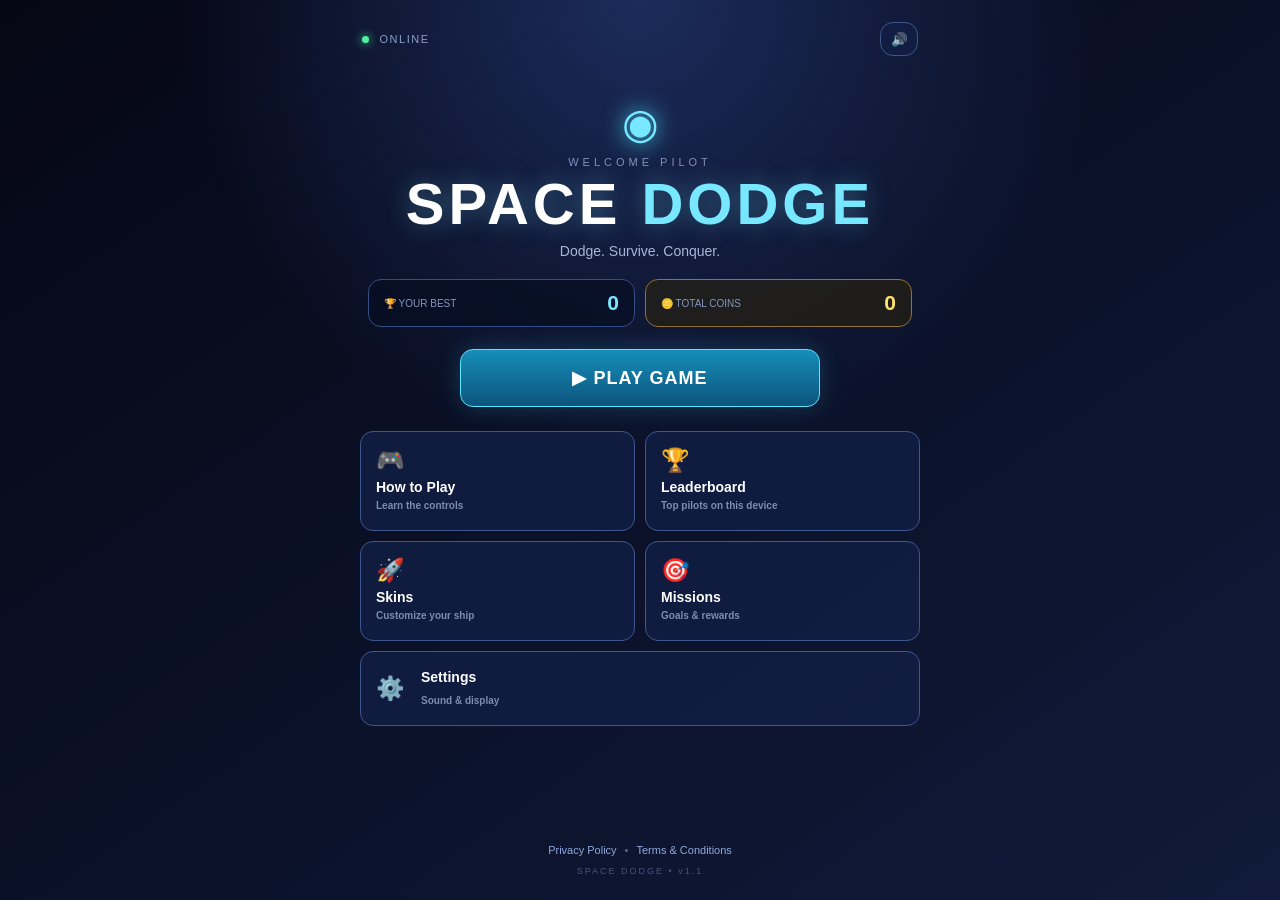
<file: index.html>
<!DOCTYPE html>
<html lang="en">
<head>
  <meta charset="UTF-8">
  <meta name="viewport" content="width=device-width, initial-scale=1.0, maximum-scale=1.0, user-scalable=no">
  <meta name="description" content="Space Dodge — a fast, free browser survival game.">
  <meta name="theme-color" content="#070b1d">
  <title>Space Dodge</title>
  <link rel="stylesheet" href="style.css">
  <link rel="stylesheet" href="coins.css">
  <link rel="stylesheet" href="skins.css">
  <link rel="stylesheet" href="skins-collection.css">
</head>
<body>
  <main class="app-shell">
    <section id="homeScreen" class="screen home-screen">
      <div class="topbar"><span class="status"><i></i> ONLINE</span><button id="homeSoundBtn" class="icon-btn" type="button" aria-label="Toggle sound">🔊</button></div>
      <div class="hero">
        <div class="planet">◉</div><p class="eyebrow">WELCOME PILOT</p>
        <h1>SPACE <span>DODGE</span></h1><p class="tagline">Dodge. Survive. Conquer.</p>
        <div class="stat-cards"><div class="best-card"><span>🏆 YOUR BEST</span><b id="homeBestScore">0</b></div><div class="best-card coin-card"><span>🪙 TOTAL COINS</span><b id="homeCoins">0</b></div></div>
        <button id="playBtn" class="play-btn" type="button">▶ PLAY GAME</button>
      </div>
      <div class="menu-grid">
        <button class="menu-card" data-screen="howScreen" type="button"><strong>🎮</strong><span>How to Play</span><small>Learn the controls</small></button>
        <button class="menu-card" data-screen="leaderboardScreen" type="button"><strong>🏆</strong><span>Leaderboard</span><small>Top pilots on this device</small></button>
        <button class="menu-card" data-screen="skinsScreen" type="button"><strong>🚀</strong><span>Skins</span><small>Customize your ship</small></button>
        <button class="menu-card mission-menu-card" data-screen="missionsScreen" type="button"><strong>🎯</strong><span>Missions <i id="missionBadge" class="mission-badge hidden">!</i></span><small>Goals & rewards</small></button>
        <button class="menu-card settings-card" data-screen="settingsScreen" type="button"><strong>⚙️</strong><span>Settings</span><small>Sound & display</small></button>
      </div>
      <div class="legal-links"><a href="privacy.html">Privacy Policy</a><span>•</span><a href="terms.html">Terms &amp; Conditions</a></div>
      <p class="version">SPACE DODGE • v1.1</p>
    </section>

    <section id="howScreen" class="screen info-screen hidden">
      <button class="back-btn" data-screen="homeScreen" type="button">← HOME</button>
      <div class="info-panel"><div class="big-icon">🎮</div><h2>HOW TO PLAY</h2><p class="muted">Stay alive, dodge asteroids, and beat your best score.</p>
        <div class="tip"><b>🕹️ MOVE</b><span>Arrow keys, A / D, or on-screen controls</span></div>
        <div class="tip"><b>🛡️ DODGE</b><span>Shift or DODGE gives a short escape burst</span></div>
        <div class="tip"><b>⭐ POWER-UPS</b><span>Shield blocks a hit; boost increases speed</span></div>
        <div class="tip"><b>❤️ LIVES</b><span>You have three lives per run</span></div>
      </div>
    </section>

    <section id="leaderboardScreen" class="screen info-screen hidden">
      <button class="back-btn" data-screen="homeScreen" type="button">← HOME</button>
      <div class="info-panel leaderboard-panel">
        <div class="big-icon">🏆</div><h2>LEADERBOARD</h2><p class="muted">Top 10 scores saved on this device.</p>
        <label class="name-field" for="playerNameInput"><span>PILOT NAME</span><input id="playerNameInput" maxlength="14" autocomplete="nickname" placeholder="Pilot"><button id="saveNameBtn" type="button">SAVE</button></label>
        <p id="leaderboardNote" class="small-note">Your next qualifying run will appear here.</p>
        <ol id="leaderboardList" class="leaderboard-list" aria-label="Local top ten scores"></ol>
        <p class="small-note">Global rankings need an online database. We can add Firebase or Supabase later.</p>
      </div>
    </section>

    <section id="skinsScreen" class="screen info-screen hidden"><button class="back-btn" data-screen="homeScreen" type="button">← HOME</button><div class="info-panel skins-panel"><div class="big-icon">🚀</div><h2>SHIP SKINS</h2><p class="muted">Unlock a ship, then tap it again to equip it.</p><div class="coin-bank">🪙 <b id="skinsCoinBalance">0</b> COINS</div><p id="skinsMessage" class="small-note" aria-live="polite">Choose your flight style.</p><div class="skins-grid"><button class="skin-card" data-skin="sky" type="button"><span class="ship-preview sky-ship">▲</span><b>SKY RUNNER</b><small data-skin-status>FREE</small></button><button class="skin-card" data-skin="rose" type="button"><span class="ship-preview rose-ship">▲</span><b>NEBULA ROSE</b><small data-skin-status>75 COINS</small></button><button class="skin-card" data-skin="gold" type="button"><span class="ship-preview gold-ship">▲</span><b>SOLAR STRIKE</b><small data-skin-status>200 COINS</small></button><button class="skin-card" data-skin="phantom" type="button"><span class="ship-preview phantom-ship">▲</span><b>VOID PHANTOM</b><small data-skin-status>325 COINS</small></button><button class="skin-card" data-skin="toxic" type="button"><span class="ship-preview toxic-ship">▲</span><b>TOXIC NOVA</b><small data-skin-status>500 COINS</small></button><button class="skin-card" data-skin="arctic" type="button"><span class="ship-preview arctic-ship">▲</span><b>ARCTIC PULSE</b><small data-skin-status>750 COINS</small></button><button class="skin-card" data-skin="violet" type="button"><span class="ship-preview violet-ship">▲</span><b>VIOLET VIPER</b><small data-skin-status>1000 COINS</small></button><button class="skin-card" data-skin="crimson" type="button"><span class="ship-preview crimson-ship">▲</span><b>CRIMSON COMET</b><small data-skin-status>1500 COINS</small></button></div></div></section>
    <section id="missionsScreen" class="screen info-screen hidden">
      <button class="back-btn" data-screen="homeScreen" type="button">← HOME</button>
      <div class="info-panel missions-panel">
        <div class="big-icon">🎯</div><h2>MISSIONS</h2>
        <p class="muted">Complete goals, claim coins, and unlock special rewards.</p>
        <div class="login-reward">
          <div class="login-head"><div><b>🎁 7-DAY LOGIN REWARD</b><small id="loginRewardStatus">Login today to start your streak.</small></div><span id="loginDayBadge">DAY 1/7</span></div>
          <div class="login-days" id="loginDays"></div>
          <div class="login-footer"><span id="loginRewardMessage">One-time reward track • Miss a day and the streak resets.</span><button id="claimLoginBtn" class="claim-btn" type="button">CLAIM</button></div>
        </div>
        <div class="mission-tabs" role="tablist" aria-label="Mission categories">
          <button class="mission-tab active" data-mission-tab="daily" type="button">DAILY <b id="dailyCount">0/3</b></button>
          <button class="mission-tab" data-mission-tab="weekly" type="button">WEEKLY <b id="weeklyCount">0/3</b></button>
          <button class="mission-tab" data-mission-tab="achievements" type="button">ACHIEVEMENTS</button>
        </div>
        <div id="missionList" class="mission-list"></div>
      </div>
    </section>

    <section id="settingsScreen" class="screen info-screen hidden">
      <button class="back-btn" data-screen="homeScreen" type="button">← HOME</button>
      <div class="info-panel settings-panel"><div class="big-icon">⚙️</div><h2>SETTINGS</h2><p class="muted">Tune your flight deck before launch.</p>
        <div class="setting-row"><div><b>Sound effects</b><span>Game beeps and alerts</span></div><button id="settingsSoundBtn" class="setting-toggle" type="button" aria-pressed="true">ON</button></div>
        <div class="setting-row"><div><b>Full screen</b><span>More room to dodge on supported devices</span></div><button id="fullscreenBtn" class="setting-toggle" type="button">OPEN</button></div>
        <p class="small-note">Scores, pilot name, and settings are stored only in this browser.</p>
      </div>
    </section>

    <section id="gameScreen" class="screen game-screen hidden">
      <header class="game-header"><div><h2>SPACE DODGE</h2><p class="controls">Move: Arrow / A D • Dodge: Shift</p></div><div class="header-actions"><button id="homeBtn" class="small-btn" type="button">⌂ HOME</button><button id="soundToggle" class="small-btn" type="button">🔊 Sound</button></div></header>
      <div class="game-container"><canvas id="gameCanvas" width="480" height="640">Your browser does not support canvas.</canvas><div class="hud"><span>Score <b id="scoreValue">0</b> • 🪙 <b id="runCoinsValue">0</b></span><span>Best <b id="highScoreValue">0</b></span><span>Lives <b id="livesValue">❤️❤️❤️</b></span><span id="cooldownHud">Dodge: READY</span></div></div>
      <div class="mobile-controls" aria-label="Game controls"><button id="leftBtn" class="control-btn" type="button">◀</button><button id="dodgeBtn" class="control-btn dodge-btn" type="button">DODGE</button><button id="rightBtn" class="control-btn" type="button">▶</button></div>
      <div class="bottom-actions"><button id="startBtn" class="action-btn" type="button">START GAME</button><button id="pauseBtn" class="action-btn secondary" type="button">PAUSE</button></div><p class="powerup-help">⭐ Shield • ⚡ Boost • 🛡️ Dodge</p>
    </section>
  </main>
  <script src="game.js"></script>
</body>
</html>
</file>
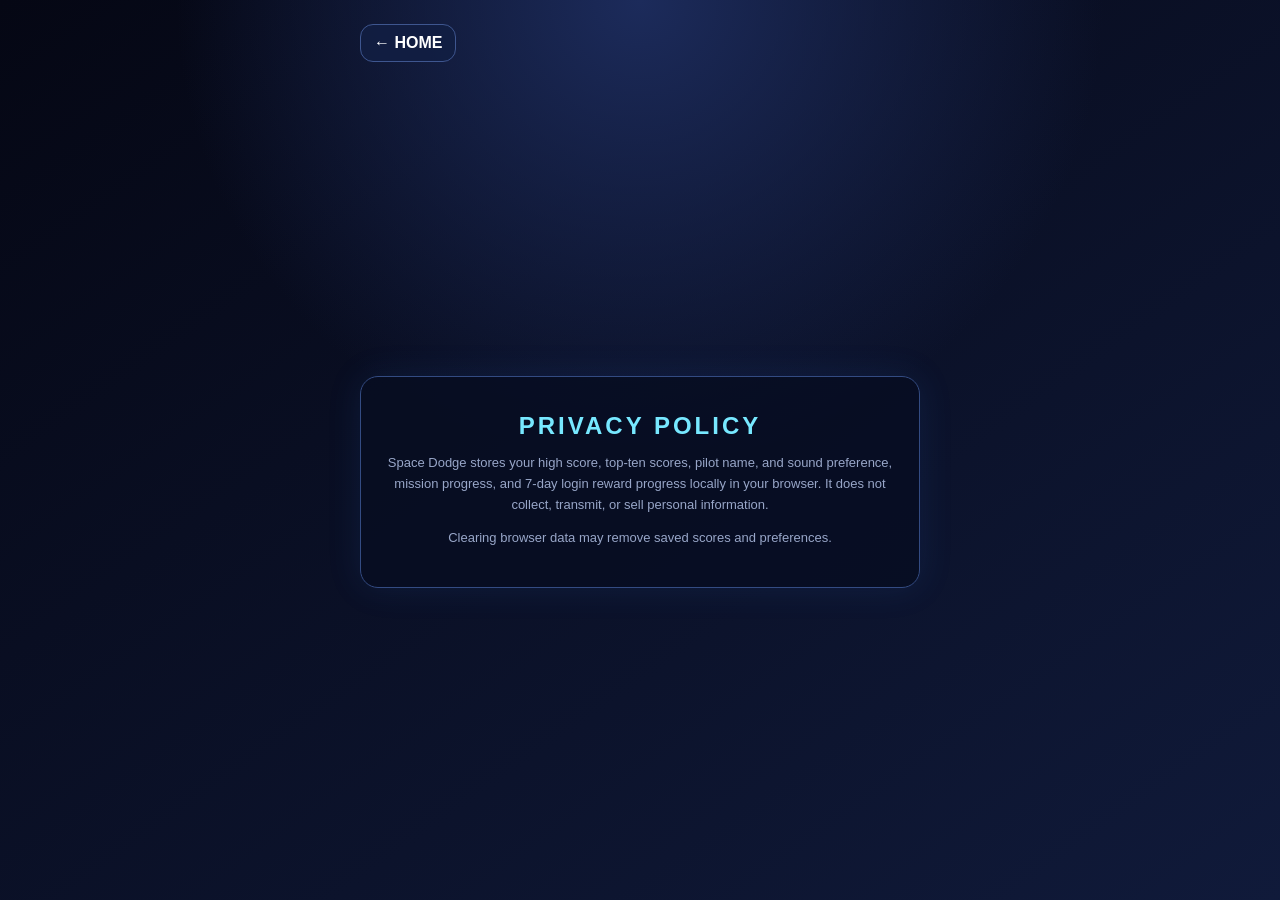
<file: privacy.html>
<!DOCTYPE html><html lang="en"><head><meta charset="UTF-8"><meta name="viewport" content="width=device-width, initial-scale=1.0"><title>Privacy Policy — Space Dodge</title><link rel="stylesheet" href="style.css"></head><body><main class="app-shell"><section class="screen info-screen"><a class="back-btn" href="index.html">← HOME</a><article class="info-panel"><h2>PRIVACY POLICY</h2><p class="muted">Space Dodge stores your high score, top-ten scores, pilot name, and sound preference, mission progress, and 7-day login reward progress locally in your browser. It does not collect, transmit, or sell personal information.</p><p class="muted">Clearing browser data may remove saved scores and preferences.</p></article></section></main></body></html>
</file>
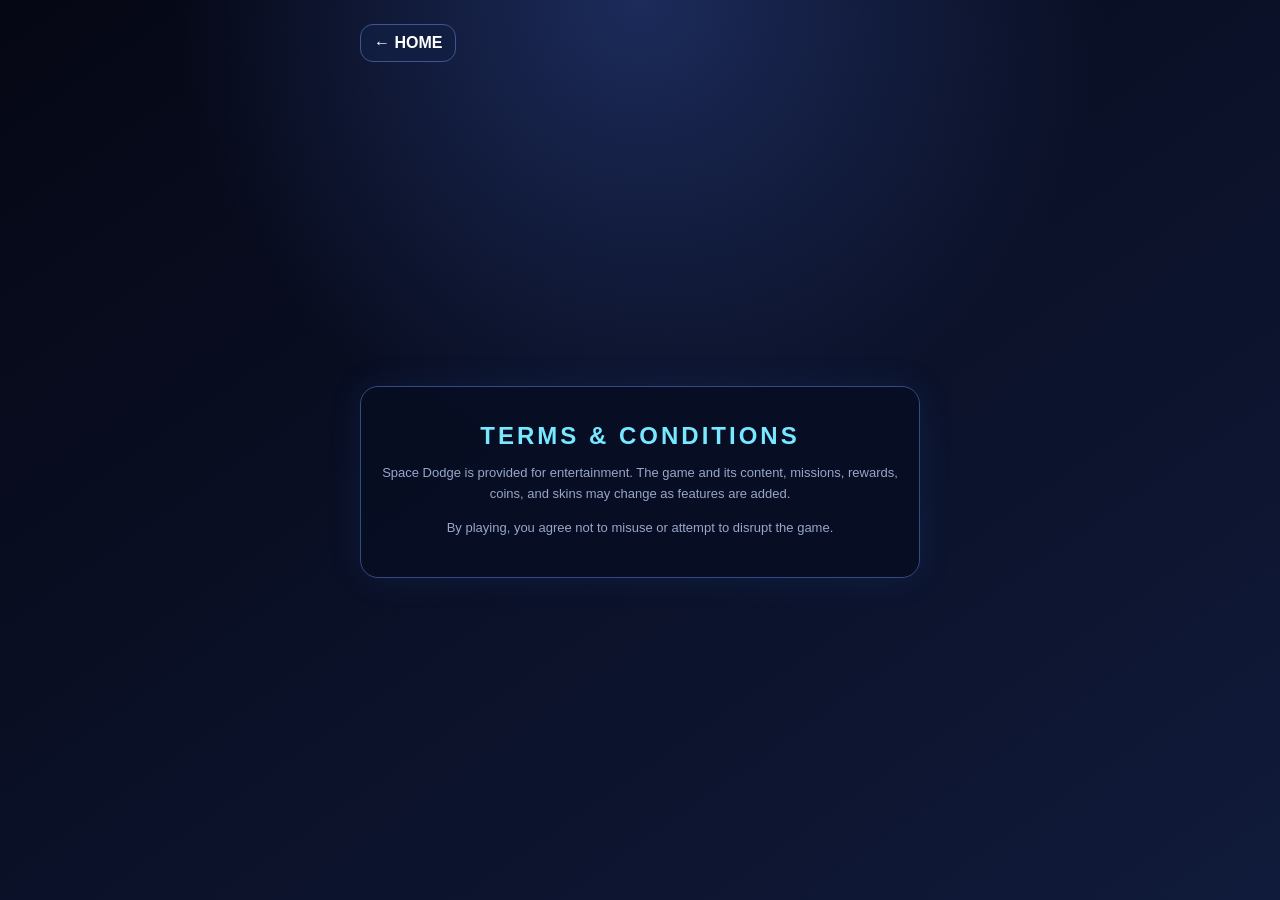
<file: terms.html>
<!DOCTYPE html><html lang="en"><head><meta charset="UTF-8"><meta name="viewport" content="width=device-width, initial-scale=1.0"><title>Terms &amp; Conditions — Space Dodge</title><link rel="stylesheet" href="style.css"></head><body><main class="app-shell"><section class="screen info-screen"><a class="back-btn" href="index.html">← HOME</a><article class="info-panel"><h2>TERMS &amp; CONDITIONS</h2><p class="muted">Space Dodge is provided for entertainment. The game and its content, missions, rewards, coins, and skins may change as features are added.</p><p class="muted">By playing, you agree not to misuse or attempt to disrupt the game.</p></article></section></main></body></html>
</file>
<file: style.css>
*{box-sizing:border-box}body{margin:0;min-height:100vh;background:radial-gradient(circle at 50% 0%,#1c2b5b 0%,transparent 42%),linear-gradient(145deg,#050714,#101a3a);color:#fff;font-family:Arial,sans-serif;padding:14px}.app-shell{width:min(94vw,560px);margin:auto}.screen{min-height:calc(100vh - 28px);display:flex;flex-direction:column}.hidden{display:none!important}.topbar{display:flex;justify-content:space-between;align-items:center;padding:8px 2px}.status{font-size:11px;color:#8f9dc4;letter-spacing:1.5px}.status i{display:inline-block;width:7px;height:7px;border-radius:50%;background:#50f0a0;box-shadow:0 0 10px #50f0a0;margin-right:6px}.icon-btn,.small-btn,.back-btn,.action-btn,.control-btn,.play-btn,.menu-card,.setting-toggle,.name-field button{border:1px solid #3e568f;color:#fff;background:rgba(18,30,67,.88);border-radius:13px;cursor:pointer;font-weight:700}.icon-btn{width:38px;height:34px}.hero{text-align:center;padding:35px 8px 24px}.planet{font-size:42px;color:#77e8ff;text-shadow:0 0 25px #4bdfff;margin-bottom:8px}.eyebrow{font-size:11px;letter-spacing:4px;color:#8190bb;margin:0 0 8px}.hero h1{font-size:clamp(38px,10vw,58px);line-height:.95;margin:0;letter-spacing:4px;text-shadow:0 0 25px rgba(119,232,255,.35)}.hero h1 span{color:#77e8ff}.tagline{color:#aab6d7;margin:12px 0 20px;font-size:14px}.best-card{width:190px;margin:0 auto 22px;padding:11px 15px;border:1px solid #344d84;border-radius:13px;background:rgba(7,13,34,.7);display:flex;justify-content:space-between;align-items:center}.best-card span{font-size:10px;color:#8795bc}.best-card b{font-size:21px;color:#77e8ff}.play-btn{width:min(100%,360px);min-height:58px;font-size:18px;letter-spacing:1px;background:linear-gradient(180deg,#168eb8,#0c547d);border-color:#58e5ff;box-shadow:0 0 25px rgba(65,211,255,.2)}button:hover{filter:brightness(1.15)}button:active{transform:scale(.97)}.menu-grid{display:grid;grid-template-columns:1fr 1fr;gap:10px}.menu-card{min-height:100px;padding:15px;text-align:left;display:flex;flex-direction:column;gap:5px}.menu-card strong{font-size:23px}.menu-card span{font-size:14px}.menu-card small{font-size:10px;color:#7e8caf}.settings-card{grid-column:1/-1;min-height:75px;display:grid;grid-template-columns:40px 1fr;grid-template-rows:1fr 1fr;align-items:center}.settings-card strong{grid-row:1/3}.settings-card small{grid-column:2}.legal-links{text-align:center;margin-top:auto;padding-top:22px;font-size:11px}.legal-links a{color:#91a9df;text-decoration:none}.legal-links span{color:#59698e;margin:0 8px}.version{text-align:center;color:#475578;font-size:9px;letter-spacing:2px;margin:10px 0}.info-screen{padding-top:10px}.back-btn{align-self:flex-start;padding:9px 13px;margin-bottom:16px;text-decoration:none}.info-panel{margin:auto;width:100%;padding:25px 18px;border:1px solid #334b82;border-radius:18px;background:rgba(7,13,34,.82);box-shadow:0 0 35px rgba(52,117,220,.12);text-align:center}.big-icon{font-size:45px}.info-panel h2{color:#77e8ff;letter-spacing:3px;margin:10px 0}.muted,.small-note{color:#98a6c8;font-size:13px;line-height:1.6}.tip{display:flex;justify-content:space-between;gap:15px;text-align:left;padding:13px 0;border-bottom:1px solid rgba(119,232,255,.1)}.tip b{color:#d9e5ff;font-size:12px;min-width:110px}.tip span{color:#8d9abd;font-size:11px}.coming{margin:22px auto;padding:13px;border:1px dashed #5e70a7;border-radius:12px;color:#77e8ff;letter-spacing:2px;font-size:12px}.name-field{display:grid;grid-template-columns:1fr auto;gap:8px;text-align:left;margin:18px 0 3px}.name-field span{grid-column:1/-1;font-size:10px;color:#8190bb;letter-spacing:1.5px}.name-field input{min-width:0;padding:11px 12px;background:#09132f;border:1px solid #3e568f;border-radius:10px;color:#fff;font-weight:700;outline-color:#77e8ff}.name-field button{padding:0 14px;background:#0c547d;border-color:#4adfff}.leaderboard-list{padding:0;margin:16px 0;list-style:none;text-align:left;counter-reset:pilot}.leaderboard-list li{counter-increment:pilot;display:grid;grid-template-columns:31px 1fr auto;gap:10px;align-items:center;padding:10px 4px;border-bottom:1px solid rgba(119,232,255,.1);font-size:13px}.leaderboard-list li:before{content:counter(pilot);color:#77e8ff;font-weight:700}.leaderboard-list li:first-child:before{content:"★";color:#ffe16b}.leaderboard-list b{color:#77e8ff}.empty-board{display:block!important;color:#8190bb;font-size:12px}.settings-panel{max-width:480px}.setting-row{display:flex;align-items:center;justify-content:space-between;gap:16px;text-align:left;padding:15px 0;border-bottom:1px solid rgba(119,232,255,.12)}.setting-row div{display:flex;flex-direction:column;gap:4px}.setting-row b{font-size:13px}.setting-row span{font-size:11px;color:#8d9abd}.setting-toggle{min-width:67px;padding:9px;background:#0c547d;border-color:#4adfff}.game-screen{width:min(94vw,560px);margin:auto}.game-header{display:flex;align-items:center;justify-content:space-between;gap:10px;margin-bottom:8px}.game-header h2{margin:0 0 5px;color:#77e8ff;font-size:28px;letter-spacing:3px}.controls{margin:0;color:#aeb8d7;font-size:11px}.header-actions{display:flex;gap:6px}.small-btn{padding:8px 10px;font-size:11px;white-space:nowrap}.game-container{position:relative;padding:8px;border:2px solid #38528d;border-radius:16px;background:rgba(9,14,35,.8);box-shadow:0 0 30px rgba(47,144,255,.25)}canvas{display:block;width:100%;height:auto;border-radius:10px;background:#080d20;touch-action:none}.hud{position:absolute;left:15px;right:15px;top:15px;display:flex;justify-content:space-between;gap:5px;pointer-events:none;font-size:10px;text-shadow:0 2px 5px #000}.hud span{background:rgba(3,8,25,.7);border:1px solid rgba(119,232,255,.2);padding:5px;border-radius:7px}.hud b{color:#77e8ff}.mobile-controls{display:grid;grid-template-columns:1fr 1.3fr 1fr;gap:10px;margin-top:10px}.control-btn{min-height:56px;font-size:24px;touch-action:manipulation}.dodge-btn{font-size:16px;background:linear-gradient(180deg,#6c45db,#4428a2);border-color:#9b82ff}.bottom-actions{display:flex;gap:10px;margin-top:9px}.action-btn{flex:1;min-height:43px;font-size:13px;background:linear-gradient(180deg,#147da1,#0c4d72);border-color:#4adfff}.action-btn.secondary{background:rgba(26,39,76,.9);border-color:#53699f}.powerup-help{text-align:center;color:#7f8db0;font-size:10px;margin:8px 0}@media(max-width:430px){body{padding:8px}.screen{min-height:calc(100vh - 16px)}.hero{padding-top:28px}.menu-card{min-height:92px}.game-header h2{font-size:23px}.controls{font-size:9px}.hud{left:11px;right:11px;top:11px;font-size:9px}.hud span{padding:4px}.control-btn{min-height:53px}.small-btn{padding:7px 8px;font-size:10px}}

/* Missions + 7-day login reward */
.missions-panel{max-width:560px;text-align:left}.missions-panel>h2,.missions-panel>.big-icon,.missions-panel>.muted{text-align:center}.mission-tabs{display:grid;grid-template-columns:repeat(3,1fr);gap:7px;margin:18px 0 12px}.mission-tab{border:1px solid #344d86;border-radius:10px;background:#09132f;color:#9da9ca;padding:10px 6px;font-size:10px;font-weight:800;letter-spacing:1px;cursor:pointer}.mission-tab.active{border-color:#77e8ff;color:#77e8ff;background:rgba(35,102,137,.35);box-shadow:0 0 14px rgba(119,232,255,.12)}.mission-tab b{display:block;font-size:9px;margin-top:3px;color:#7f91b9}.mission-list{display:grid;gap:9px}.mission-card{padding:12px;border:1px solid #2f477c;border-radius:14px;background:rgba(10,20,48,.78);box-shadow:0 0 20px rgba(48,103,180,.08)}.mission-card.complete{border-color:#4da9a1}.mission-card.claimed{opacity:.7}.mission-main{display:grid;grid-template-columns:36px 1fr auto;gap:9px;align-items:start}.mission-icon{font-size:25px;text-align:center}.mission-copy{min-width:0}.mission-copy>b{display:block;color:#e4edff;font-size:12px;letter-spacing:.8px}.mission-copy>small{display:block;color:#8d9abd;font-size:10px;margin-top:3px;line-height:1.4}.mission-progress{height:7px;margin-top:9px;border-radius:99px;background:#111d3d;overflow:hidden;border:1px solid rgba(119,232,255,.08)}.mission-progress i{display:block;height:100%;background:linear-gradient(90deg,#4dd8ff,#9b8cff);border-radius:inherit}.mission-numbers{display:block;color:#6f83ae;font-size:9px;margin-top:4px}.mission-reward{color:#ffe16b;font-size:10px;font-weight:800;white-space:nowrap}.mission-action{text-align:right;min-height:22px;margin-top:6px;color:#687da9;font-size:9px}.claim-btn{border:1px solid #5ee7b7;border-radius:8px;background:#123f38;color:#baffea;padding:7px 11px;font-size:9px;font-weight:900;letter-spacing:1px;cursor:pointer}.claim-btn:disabled{opacity:.45;cursor:default}.login-reward{padding:13px;border:1px solid #6a5a2a;border-radius:15px;background:linear-gradient(180deg,rgba(54,43,10,.65),rgba(21,20,22,.7));box-shadow:0 0 24px rgba(255,215,88,.08)}.login-head{display:flex;justify-content:space-between;gap:10px;align-items:center}.login-head b{display:block;color:#ffe16b;font-size:11px;letter-spacing:1px}.login-head small{display:block;color:#a99768;font-size:9px;margin-top:3px}.login-head>span{padding:6px 8px;border-radius:8px;background:rgba(255,225,107,.1);color:#ffe16b;font-size:9px;font-weight:900;white-space:nowrap}.login-days{display:grid;grid-template-columns:repeat(7,1fr);gap:5px;margin:12px 0}.login-day{min-height:55px;padding:6px 2px;border:1px solid #4b4a39;border-radius:9px;background:#161714;text-align:center;display:flex;flex-direction:column;justify-content:center;gap:3px}.login-day span{font-size:7px;color:#8f8b71}.login-day b{font-size:9px;color:#aaa}.login-day.done{border-color:#60784c;background:#172015}.login-day.done b{color:#a9e58d}.login-day.today{border-color:#ffe16b;background:rgba(101,76,10,.38);box-shadow:0 0 12px rgba(255,225,107,.12)}.login-day.today b{color:#ffe16b}.login-day.locked{opacity:.58}.login-footer{display:flex;justify-content:space-between;align-items:center;gap:10px}.login-footer span{font-size:9px;line-height:1.4;color:#938c70}.login-footer .claim-btn{flex:none}@media(max-width:430px){.mission-main{grid-template-columns:31px 1fr}.mission-reward{grid-column:2;justify-self:start;margin-top:4px}.login-days{gap:3px}.login-day{min-height:52px}.login-day b{font-size:8px}.mission-tabs{gap:4px}.mission-tab{font-size:9px}}

/* Mission completion notification */
.mission-menu-card span{display:flex;align-items:center;gap:7px}.mission-badge{display:inline-flex;align-items:center;justify-content:center;width:18px;height:18px;border-radius:50%;background:#ff3f4f;color:#fff;font-size:12px;font-style:normal;font-weight:900;box-shadow:0 0 14px rgba(255,63,79,.65);animation:missionPulse 1.3s infinite}.mission-badge.hidden{display:none}@keyframes missionPulse{0%,100%{transform:scale(1)}50%{transform:scale(1.15)}}.mission-toast{position:fixed;left:50%;top:18px;z-index:9999;transform:translate(-50%,-20px);opacity:0;pointer-events:none;width:min(92vw,420px);padding:12px 15px;border:1px solid #ff5968;border-radius:12px;background:rgba(30,8,20,.96);box-shadow:0 0 28px rgba(255,55,80,.25);text-align:left;transition:opacity .2s ease,transform .2s ease}.mission-toast.show{opacity:1;transform:translate(-50%,0)}.mission-toast b{display:block;color:#ff6977;font-size:11px;letter-spacing:1px}.mission-toast span{display:block;color:#d8bfc5;font-size:10px;margin-top:3px}
</file>
<file: coins.css>
.stat-cards{display:flex;justify-content:center;gap:10px;margin:0 auto 22px}.stat-cards .best-card{width:calc(50% - 5px);margin:0}.coin-card{border-color:#937332;background:rgba(46,35,10,.54)}.coin-card b,.coin-bank b{color:#ffe16b}.coin-bank{display:inline-flex;gap:7px;align-items:center;margin:5px auto 15px;padding:11px 16px;border:1px solid #92732e;border-radius:12px;background:rgba(65,45,8,.3);font-size:12px;letter-spacing:1px;color:#cfb875}@media(max-width:360px){.stat-cards{gap:6px}.stat-cards .best-card{padding:11px 8px}.best-card span{font-size:9px}}
</file>
<file: skins.css>
.skins-panel{max-width:500px}.skins-grid{display:grid;grid-template-columns:repeat(3,1fr);gap:8px;margin-top:15px}.skin-card{min-height:140px;padding:10px 5px;border:1px solid #3e568f;border-radius:12px;background:rgba(13,24,56,.8);color:#fff;cursor:pointer;display:flex;flex-direction:column;align-items:center;justify-content:center;gap:7px}.skin-card.selected{border-color:#77e8ff;background:rgba(25,94,130,.45);box-shadow:0 0 18px rgba(89,224,255,.23)}.skin-card.locked{opacity:.64}.skin-card b{font-size:10px;line-height:1.2}.skin-card small{font-size:9px;color:#8e9dc1}.skin-card.selected small{color:#77e8ff}.ship-preview{font-size:45px;line-height:.8;text-shadow:0 0 15px currentColor}.sky-ship{color:#65dffa}.rose-ship{color:#ff649a}.gold-ship{color:#ffd44f}@media(max-width:380px){.skins-grid{gap:5px}.skin-card{min-height:122px}.ship-preview{font-size:38px}.skin-card b{font-size:9px}}
</file>
<file: skins-collection.css>
.phantom-ship{color:#b293ff}.toxic-ship{color:#8cff58}.arctic-ship{color:#d8faff}.violet-ship{color:#d68aff}.crimson-ship{color:#ff5151}.skins-grid{grid-template-columns:repeat(4,1fr)}.skin-card{min-height:132px}@media(max-width:430px){.skins-grid{grid-template-columns:repeat(3,1fr)}}
</file>
